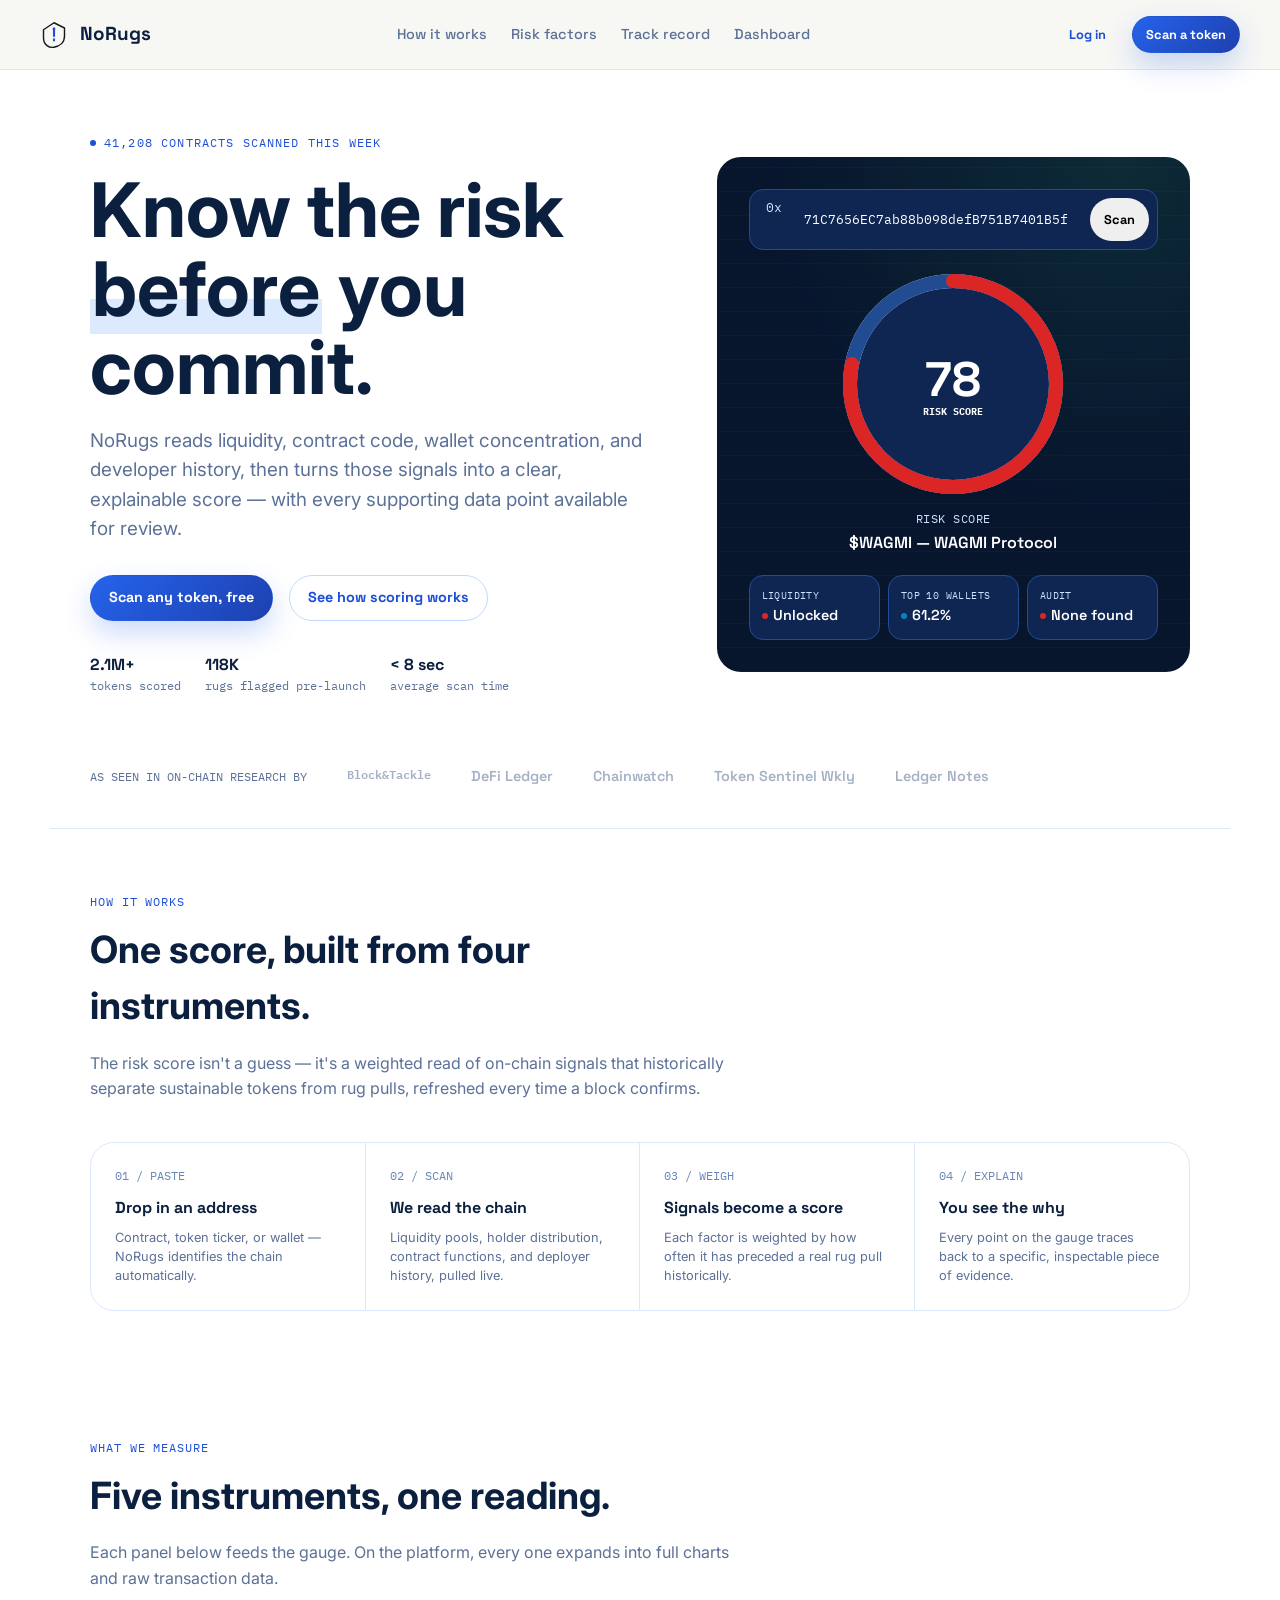
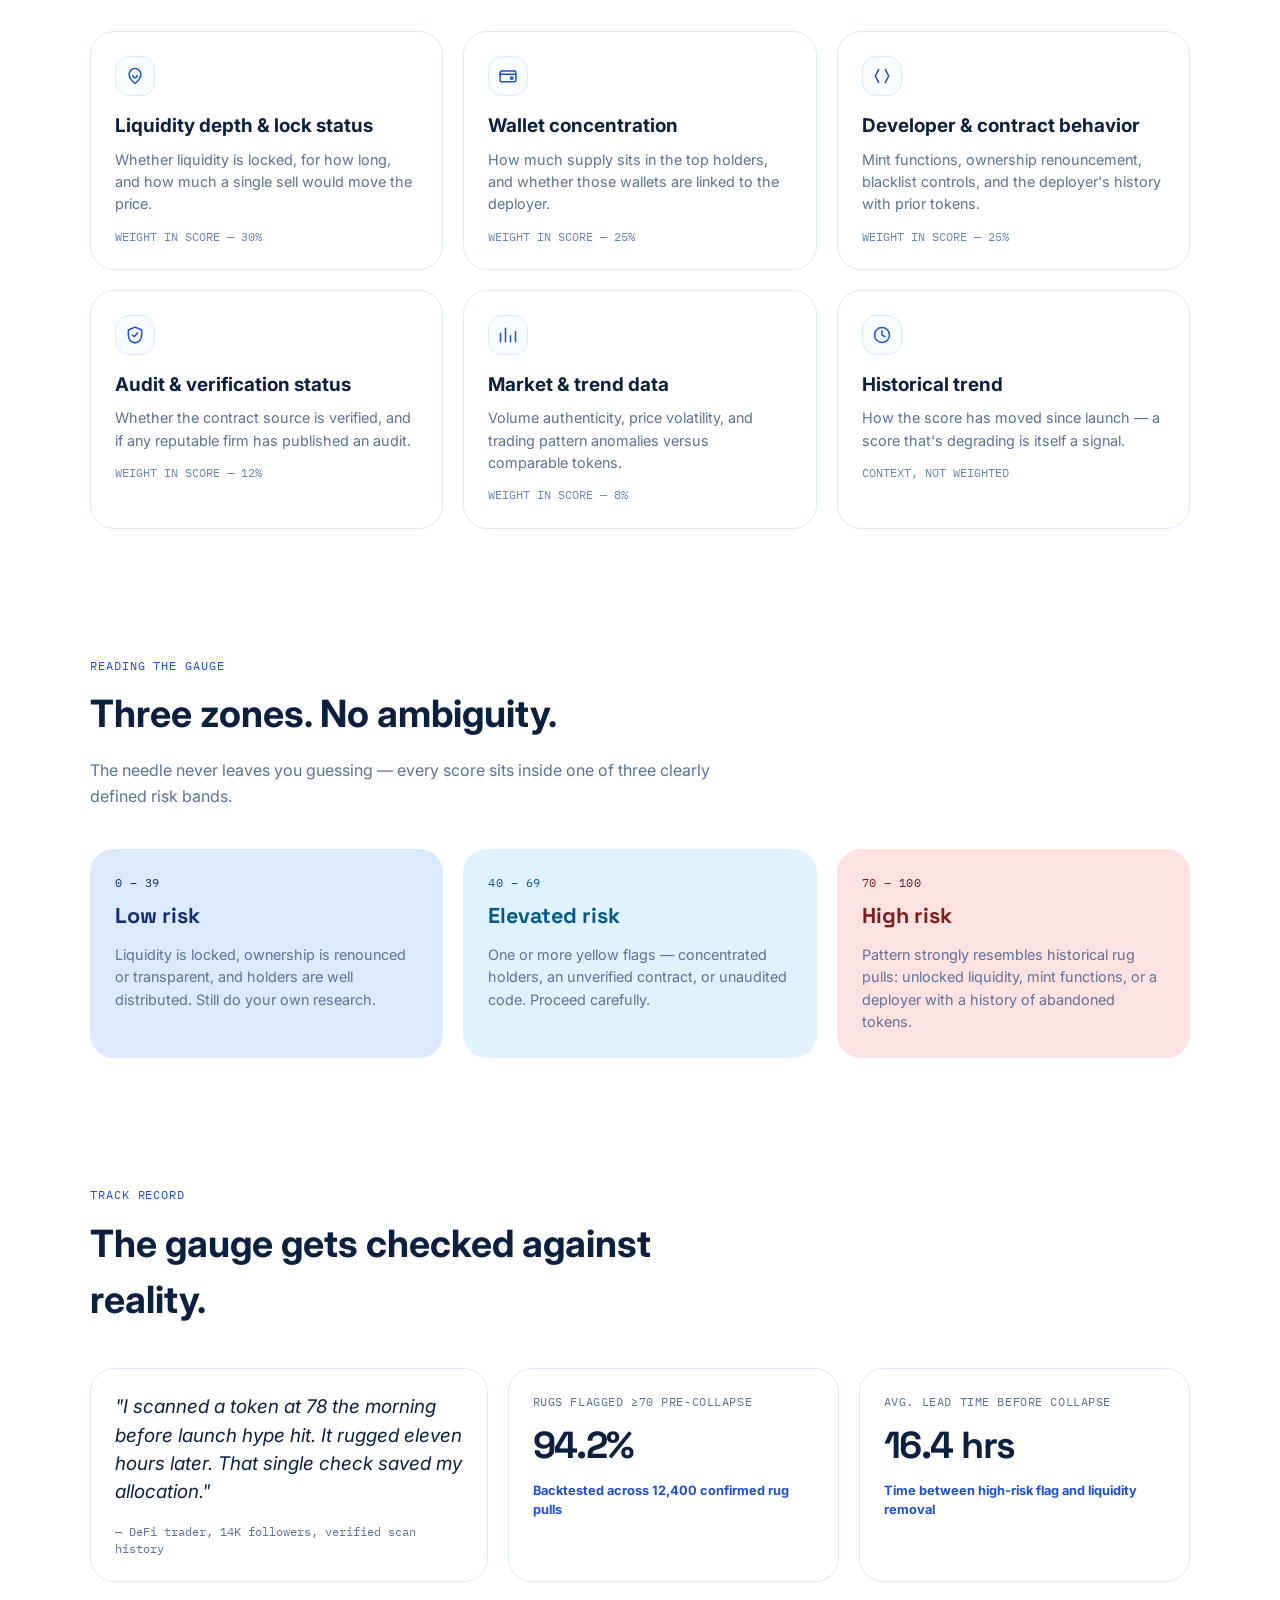
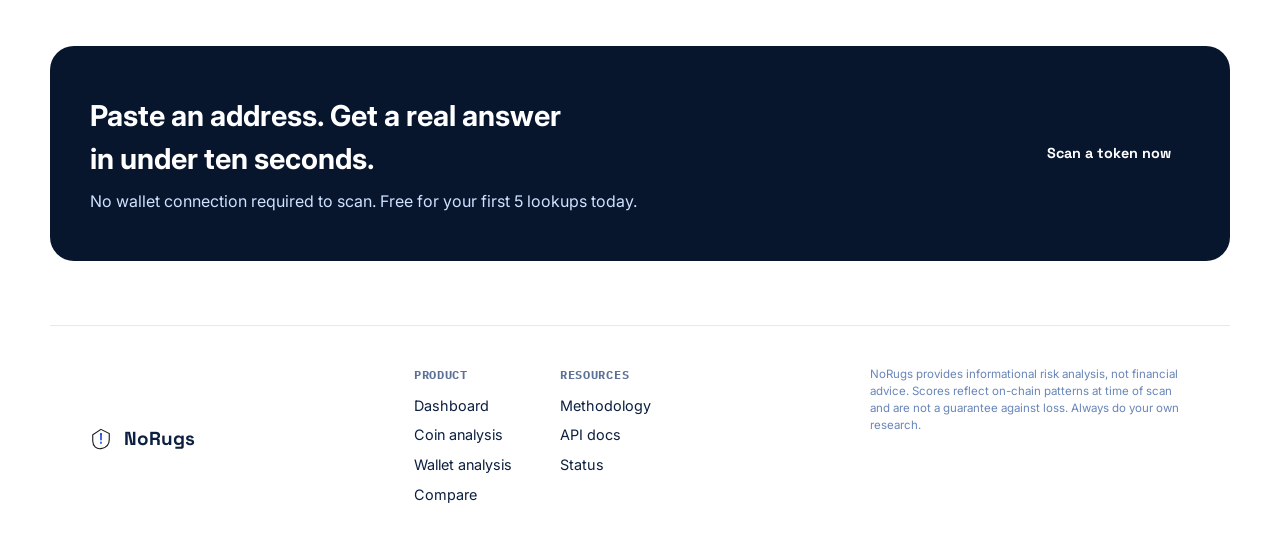
<file: NoRugs/frontend/index.html>
<!DOCTYPE html>
<html lang="en">
<head>
<meta charset="UTF-8" />
<meta name="viewport" content="width=device-width, initial-scale=1.0" />
<title>NoRugs — NoRugs — Crypto Risk Intelligence</title>
<link rel="preconnect" href="https://fonts.googleapis.com">
<link href="https://fonts.googleapis.com/css2?family=Inter:wght@400;500;600;700;800&family=Space+Grotesk:wght@500;600;700&family=IBM+Plex+Mono:wght@400;500;600&display=swap" rel="stylesheet">
<link rel="stylesheet" href="css/tokens.css" />
<link rel="stylesheet" href="css/components.css" />
<style>
  body { background: var(--paper-100); }

  .nav-public {
    position: sticky; top: 0; z-index: 50;
    display: flex; align-items: center; justify-content: space-between;
    padding: var(--sp-4) var(--sp-10);
    background: rgba(247,247,244,0.92);
    backdrop-filter: blur(8px);
    border-bottom: 1px solid var(--hairline);
  }
  .brand { display: flex; align-items: center; gap: var(--sp-3); }
  .brand-name { font-family: var(--font-display); font-weight: 700; font-size: var(--text-lg); }
  .nav-links { display: flex; gap: var(--sp-6); align-items: center; }
  .nav-links a { font-family: var(--font-display); font-size: var(--text-sm); font-weight: 500; color: var(--text-secondary); }
  .nav-links a:hover { color: var(--text-primary); }
  .nav-cta { display: flex; gap: var(--sp-3); align-items: center; }

  /* ---- Hero ---- */
  .hero {
    max-width: var(--content-max);
    margin: 0 auto;
    padding: var(--sp-16) var(--sp-10) var(--sp-12);
    display: grid;
    grid-template-columns: 1.1fr 0.9fr;
    gap: var(--sp-12);
    align-items: center;
  }
  .hero-eyebrow {
    font-family: var(--font-mono);
    font-size: var(--text-2xs);
    text-transform: uppercase; letter-spacing: 0.1em;
    color: var(--accent-700);
    display: flex; align-items: center; gap: var(--sp-2);
    margin-bottom: var(--sp-5);
  }
  .hero-eyebrow .dot { width: 6px; height: 6px; border-radius: 50%; background: var(--blue-700); animation: pulse 2.4s ease-in-out infinite; }
  @keyframes pulse { 0%,100%{opacity:1} 50%{opacity:0.35} }

  .hero h1 {
    font-size: var(--text-5xl);
    line-height: 1.04;
    max-width: 14ch;
    margin-bottom: var(--sp-5);
  }
  .hero h1 em {
    font-style: normal;
    background: linear-gradient(180deg, transparent 62%, var(--blue-100) 62%);
    padding: 0 2px;
  }
  .hero-sub {
    font-size: var(--text-lg);
    color: var(--text-secondary);
    max-width: 46ch;
    margin-bottom: var(--sp-8);
    line-height: 1.55;
  }
  .hero-actions { display: flex; gap: var(--sp-4); align-items: center; margin-bottom: var(--sp-8); }
  .hero-trust { display: flex; gap: var(--sp-6); font-family: var(--font-mono); font-size: var(--text-2xs); color: var(--text-secondary); }
  .hero-trust strong { color: var(--text-primary); font-size: var(--text-base); font-family: var(--font-display); display: block; }

  /* ---- Hero gauge demo card ---- */
  .scan-card {
    background: var(--ink-950);
    border-radius: var(--r-lg);
    padding: var(--sp-8);
    color: var(--text-on-dark);
    position: relative;
    overflow: hidden;
  }
  .scan-card::before {
    content: "";
    position: absolute; inset: 0;
    background:
      radial-gradient(circle at 85% 0%, rgba(46,154,102,0.16), transparent 55%),
      repeating-linear-gradient(0deg, rgba(255,255,255,0.025) 0px, rgba(255,255,255,0.025) 1px, transparent 1px, transparent 24px);
    pointer-events: none;
  }
  .scan-input-row {
    display: flex; gap: var(--sp-2);
    background: var(--ink-900);
    border: 1px solid var(--ink-700);
    border-radius: var(--r-md);
    padding: var(--sp-2) var(--sp-2) var(--sp-2) var(--sp-4);
    margin-bottom: var(--sp-6);
    position: relative; z-index: 1;
  }
  .scan-input-row input {
    flex: 1; background: transparent; border: none; outline: none;
    font-family: var(--font-mono); font-size: var(--text-xs); color: var(--text-on-dark);
  }
  .scan-input-row input::placeholder { color: var(--text-on-dark-secondary); }

  .scan-result { position: relative; z-index: 1; text-align: center; }
  .scan-gauge-wrap { display: flex; justify-content: center; margin: var(--sp-2) 0 var(--sp-4); }
  .scan-result svg text { fill: var(--text-on-dark) !important; }
  .scan-result svg .gauge-face { fill: var(--ink-900) !important; }
  .scan-result svg .gauge-inner-ring { stroke: var(--ink-700) !important; }
  .scan-result svg line { stroke: var(--text-on-dark-secondary) !important; }
  .scan-label { font-family: var(--font-mono); font-size: var(--text-2xs); color: var(--text-on-dark-secondary); letter-spacing: 0.04em; margin-bottom: var(--sp-1); }
  .scan-token { font-family: var(--font-display); font-weight: 600; font-size: var(--text-base); margin-bottom: var(--sp-5); }

  .scan-factors { display: grid; grid-template-columns: repeat(3, 1fr); gap: var(--sp-2); position: relative; z-index: 1; }
  .scan-factor {
    background: var(--ink-900);
    border: 1px solid var(--ink-700);
    border-radius: var(--r-md);
    padding: var(--sp-3);
    text-align: left;
  }
  .scan-factor .f-label { font-family: var(--font-mono); font-size: 10px; color: var(--text-on-dark-secondary); text-transform: uppercase; letter-spacing: 0.04em; }
  .scan-factor .f-val { font-family: var(--font-display); font-weight: 600; font-size: var(--text-sm); margin-top: 2px; display: flex; align-items: center; gap: 5px; }
  .f-flag { width: 6px; height: 6px; border-radius: 50%; flex: none; }

  /* ---- Logo strip ---- */
  .logo-strip {
    max-width: var(--content-max); margin: 0 auto;
    padding: var(--sp-6) var(--sp-10) var(--sp-10);
    display: flex; align-items: center; gap: var(--sp-10);
    border-bottom: 1px solid var(--hairline);
    color: var(--text-secondary);
  }
  .logo-strip span:first-child { font-family: var(--font-mono); font-size: var(--text-2xs); white-space: nowrap; }
  .logo-row { display: flex; gap: var(--sp-10); flex-wrap: wrap; font-family: var(--font-display); font-weight: 600; font-size: var(--text-sm); opacity: 0.55; }

  /* ---- Section shared ---- */
  .section { max-width: var(--content-max); margin: 0 auto; padding: var(--sp-16) var(--sp-10); }
  .section-head { max-width: 640px; margin-bottom: var(--sp-10); }
  .section-eyebrow { font-family: var(--font-mono); font-size: var(--text-2xs); text-transform: uppercase; letter-spacing: 0.08em; color: var(--accent-700); display: block; margin-bottom: var(--sp-3); }
  .section-head h2 { font-size: var(--text-3xl); margin-bottom: var(--sp-4); }
  .section-head p { color: var(--text-secondary); font-size: var(--text-base); line-height: 1.6; }

  /* ---- Factor grid (how scoring works) ---- */
  .factor-grid { display: grid; grid-template-columns: repeat(3, 1fr); gap: var(--sp-5); }
  .factor-card { background: var(--paper-100); border: 1px solid var(--hairline); border-radius: var(--r-lg); padding: var(--sp-6); }
  .factor-card .f-icon {
    width: 40px; height: 40px; border-radius: var(--r-md);
    display: flex; align-items: center; justify-content: center;
    margin-bottom: var(--sp-4); background: var(--paper-200); border: 1px solid var(--hairline);
  }
  .factor-card .f-icon svg { width: 20px; height: 20px; color: var(--accent-700); }
  .factor-card h3 { font-size: var(--text-lg); margin-bottom: var(--sp-2); }
  .factor-card p { color: var(--text-secondary); font-size: var(--text-sm); line-height: 1.55; }
  .factor-card .f-weight { font-family: var(--font-mono); font-size: var(--text-2xs); color: var(--ink-400); margin-top: var(--sp-3); display: block; }

  /* ---- Process strip ---- */
  .process-strip { display: grid; grid-template-columns: repeat(4, 1fr); gap: 0; border: 1px solid var(--hairline); border-radius: var(--r-lg); overflow: hidden; }
  .process-step { padding: var(--sp-6); border-right: 1px solid var(--hairline); position: relative; }
  .process-step:last-child { border-right: none; }
  .process-step .p-num { font-family: var(--font-mono); font-size: var(--text-2xs); color: var(--ink-400); display: block; margin-bottom: var(--sp-3); }
  .process-step h4 { font-size: var(--text-base); margin-bottom: var(--sp-2); font-family: var(--font-display); }
  .process-step p { font-size: var(--text-xs); color: var(--text-secondary); line-height: 1.5; }

  /* ---- Score legend band ---- */
  .legend-band { display: grid; grid-template-columns: repeat(3, 1fr); gap: var(--sp-5); }
  .legend-card { border-radius: var(--r-lg); padding: var(--sp-6); border: 1px solid var(--hairline); }
  .legend-card .l-range { font-family: var(--font-mono); font-size: var(--text-2xs); letter-spacing: 0.04em; }
  .legend-card .l-title { font-family: var(--font-display); font-size: var(--text-xl); font-weight: 700; margin: var(--sp-2) 0 var(--sp-3); }
  .legend-card p { font-size: var(--text-sm); color: var(--text-secondary); line-height: 1.55; }
  .legend-safe { background: var(--blue-100); border-color: transparent; }
  .legend-safe .l-range, .legend-safe .l-title { color: var(--risk-safe-900); }
  .legend-caution { background: var(--risk-caution-200); border-color: transparent; }
  .legend-caution .l-range, .legend-caution .l-title { color: var(--risk-caution-900); }
  .legend-danger { background: var(--risk-danger-200); border-color: transparent; }
  .legend-danger .l-range, .legend-danger .l-title { color: var(--risk-danger-900); }

  /* ---- Testimonial / proof ---- */
  .proof-grid { display: grid; grid-template-columns: 1.2fr 1fr 1fr; gap: var(--sp-5); }
  .proof-card { border: 1px solid var(--hairline); border-radius: var(--r-lg); padding: var(--sp-6); }
  .proof-quote { font-family: var(--font-body); font-style: italic; font-size: var(--text-lg); line-height: 1.5; margin-bottom: var(--sp-4); }
  .proof-byline { font-family: var(--font-mono); font-size: var(--text-2xs); color: var(--text-secondary); }
  .proof-stat .stat-value { font-size: var(--text-3xl); }

  /* ---- CTA band ---- */
  .cta-band {
    max-width: var(--content-max); margin: 0 auto var(--sp-16);
    padding: var(--sp-12) var(--sp-10);
    background: var(--ink-950); color: var(--text-on-dark);
    border-radius: var(--r-lg);
    display: flex; align-items: center; justify-content: space-between; gap: var(--sp-8);
  }
  .cta-band h2 { color: var(--text-on-dark); font-size: var(--text-2xl); max-width: 26ch; }
  .cta-band p { color: var(--text-on-dark-secondary); margin-top: var(--sp-2); }

  footer { max-width: var(--content-max); margin: 0 auto; padding: var(--sp-10); border-top: 1px solid var(--hairline); display: flex; justify-content: space-between; flex-wrap: wrap; gap: var(--sp-6); }
  .foot-cols { display: flex; gap: var(--sp-12); }
  .foot-col h5 { font-family: var(--font-mono); font-size: var(--text-2xs); text-transform: uppercase; letter-spacing: 0.06em; color: var(--text-secondary); margin-bottom: var(--sp-3); }
  .foot-col a { display: block; font-size: var(--text-sm); color: var(--text-primary); margin-bottom: var(--sp-2); }
  .foot-col a:hover { color: var(--accent); }
  .foot-disclaimer { font-size: var(--text-2xs); color: var(--ink-400); max-width: 320px; line-height: 1.5; }

  @media (max-width: 1024px) {
    .hero { grid-template-columns: 1fr; }
    .factor-grid, .legend-band, .proof-grid { grid-template-columns: 1fr; }
    .process-strip { grid-template-columns: 1fr 1fr; }
    .process-step:nth-child(2) { border-right: none; }
    .nav-links { display: none; }
  }
  @media (max-width: 640px) {
    .hero h1 { font-size: var(--text-3xl); }
    .nav-public { padding: var(--sp-3) var(--sp-5); }
    .section, .hero { padding: var(--sp-10) var(--sp-5); }
    .process-strip { grid-template-columns: 1fr; }
    .process-step { border-right: none; border-bottom: 1px solid var(--hairline); }
    .cta-band { flex-direction: column; text-align: center; padding: var(--sp-8) var(--sp-6); }
    .scan-factors { grid-template-columns: 1fr; }
  }
</style>
</head>
<body class="modern-blue-ui">

<nav class="nav-public">
  <div class="brand">
    <svg width="28" height="28" viewBox="0 0 32 32" fill="none">
      <path d="M16 2 28 8v9c0 8-6 12-12 13C10 31 4 27 4 19v-9z" stroke="#13181F" stroke-width="1.6"/>
      <path d="M16 9v8M16 21v1.2" stroke="#1D4ED8" stroke-width="2.4" stroke-linecap="round"/>
      <circle cx="16" cy="9" r="1.6" fill="#1D4ED8"/>
    </svg>
    <span class="brand-name">NoRugs</span>
  </div>
  <div class="nav-links">
    <a href="#how">How it works</a>
    <a href="#factors">Risk factors</a>
    <a href="#proof">Track record</a>
    <a href="dashboard.html">Dashboard</a>
  </div>
  <div class="nav-cta">
    <a href="dashboard.html" class="btn btn-ghost btn-sm">Log in</a>
    <a href="coin-analysis.html" class="btn btn-primary btn-sm">Scan a token</a>
  </div>
</nav>

<section class="hero">
  <div>
    <div class="hero-eyebrow"><span class="dot"></span> 41,208 contracts scanned this week</div>
    <h1>Know the risk <em>before</em> you commit.</h1>
    <p class="hero-sub">NoRugs reads liquidity, contract code, wallet concentration, and developer history, then turns those signals into a clear, explainable score — with every supporting data point available for review.</p>
    <div class="hero-actions">
      <a href="coin-analysis.html" class="btn btn-primary">Scan any token, free</a>
      <a href="#how" class="btn btn-outline">See how scoring works</a>
    </div>
    <div class="hero-trust">
      <div><strong>2.1M+</strong>tokens scored</div>
      <div><strong>118K</strong>rugs flagged pre-launch</div>
      <div><strong>&lt; 8 sec</strong>average scan time</div>
    </div>
  </div>

  <div class="scan-card">
    <div class="scan-input-row">
      <span class="mono" style="color:var(--text-on-dark-secondary); font-size: var(--text-xs);">0x</span>
      <input type="text" value="71C7656EC7ab88b098defB751B7401B5f6d8976" readonly aria-label="Example contract address" />
      <button class="btn btn-accent btn-sm">Scan</button>
    </div>
    <div class="scan-result">
      <div class="scan-gauge-wrap" id="hero-gauge"></div>
      <div class="scan-label">RISK SCORE</div>
      <div class="scan-token">$WAGMI — WAGMI Protocol</div>
      <div class="scan-factors">
        <div class="scan-factor"><div class="f-label">Liquidity</div><div class="f-val"><span class="f-flag" style="background:var(--risk-danger-700)"></span>Unlocked</div></div>
        <div class="scan-factor"><div class="f-label">Top 10 wallets</div><div class="f-val"><span class="f-flag" style="background:var(--risk-caution-700)"></span>61.2%</div></div>
        <div class="scan-factor"><div class="f-label">Audit</div><div class="f-val"><span class="f-flag" style="background:var(--risk-danger-700)"></span>None found</div></div>
      </div>
    </div>
  </div>
</section>

<div class="logo-strip">
  <span>AS SEEN IN ON-CHAIN RESEARCH BY</span>
  <div class="logo-row">
    <span>Block&amp;Tackle</span><span>DeFi Ledger</span><span>Chainwatch</span><span>Token Sentinel Wkly</span><span>Ledger Notes</span>
  </div>
</div>

<section class="section" id="how">
  <div class="section-head">
    <span class="section-eyebrow">How it works</span>
    <h2>One score, built from four instruments.</h2>
    <p>The risk score isn't a guess — it's a weighted read of on-chain signals that historically separate sustainable tokens from rug pulls, refreshed every time a block confirms.</p>
  </div>
  <div class="process-strip">
    <div class="process-step">
      <span class="p-num">01 / PASTE</span>
      <h4>Drop in an address</h4>
      <p>Contract, token ticker, or wallet — NoRugs identifies the chain automatically.</p>
    </div>
    <div class="process-step">
      <span class="p-num">02 / SCAN</span>
      <h4>We read the chain</h4>
      <p>Liquidity pools, holder distribution, contract functions, and deployer history, pulled live.</p>
    </div>
    <div class="process-step">
      <span class="p-num">03 / WEIGH</span>
      <h4>Signals become a score</h4>
      <p>Each factor is weighted by how often it has preceded a real rug pull historically.</p>
    </div>
    <div class="process-step">
      <span class="p-num">04 / EXPLAIN</span>
      <h4>You see the why</h4>
      <p>Every point on the gauge traces back to a specific, inspectable piece of evidence.</p>
    </div>
  </div>
</section>

<section class="section" id="factors">
  <div class="section-head">
    <span class="section-eyebrow">What we measure</span>
    <h2>Five instruments, one reading.</h2>
    <p>Each panel below feeds the gauge. On the platform, every one expands into full charts and raw transaction data.</p>
  </div>
  <div class="factor-grid">
    <div class="factor-card">
      <div class="f-icon"><svg viewBox="0 0 24 24" fill="none" stroke="currentColor" stroke-width="1.8" stroke-linecap="round" stroke-linejoin="round"><path d="M12 21c4-3 7-6.5 7-11a7 7 0 0 0-14 0c0 4.5 3 8 7 11z"/><path d="M9.5 11.5a2.5 2.5 0 0 0 5 0"/></svg></div>
      <h3>Liquidity depth &amp; lock status</h3>
      <p>Whether liquidity is locked, for how long, and how much a single sell would move the price.</p>
      <span class="f-weight">WEIGHT IN SCORE — 30%</span>
    </div>
    <div class="factor-card">
      <div class="f-icon"><svg viewBox="0 0 24 24" fill="none" stroke="currentColor" stroke-width="1.8" stroke-linecap="round" stroke-linejoin="round"><rect x="2.5" y="6" width="19" height="13" rx="2"/><path d="M2.5 10h19"/><circle cx="16.5" cy="14.5" r="1.4"/></svg></div>
      <h3>Wallet concentration</h3>
      <p>How much supply sits in the top holders, and whether those wallets are linked to the deployer.</p>
      <span class="f-weight">WEIGHT IN SCORE — 25%</span>
    </div>
    <div class="factor-card">
      <div class="f-icon"><svg viewBox="0 0 24 24" fill="none" stroke="currentColor" stroke-width="1.8" stroke-linecap="round" stroke-linejoin="round"><polyline points="8 4 4 12 8 20"/><polyline points="16 4 20 12 16 20"/></svg></div>
      <h3>Developer &amp; contract behavior</h3>
      <p>Mint functions, ownership renouncement, blacklist controls, and the deployer's history with prior tokens.</p>
      <span class="f-weight">WEIGHT IN SCORE — 25%</span>
    </div>
    <div class="factor-card">
      <div class="f-icon"><svg viewBox="0 0 24 24" fill="none" stroke="currentColor" stroke-width="1.8" stroke-linecap="round" stroke-linejoin="round"><path d="M12 2.5l8 3.5v6c0 5.5-4 8.5-8 9.5-4-1-8-4-8-9.5v-6z"/><path d="M9 12l2 2 4-4.5"/></svg></div>
      <h3>Audit &amp; verification status</h3>
      <p>Whether the contract source is verified, and if any reputable firm has published an audit.</p>
      <span class="f-weight">WEIGHT IN SCORE — 12%</span>
    </div>
    <div class="factor-card">
      <div class="f-icon"><svg viewBox="0 0 24 24" fill="none" stroke="currentColor" stroke-width="1.8" stroke-linecap="round" stroke-linejoin="round"><path d="M3 20V10M9 20V4M15 20v-7M21 20V8"/></svg></div>
      <h3>Market &amp; trend data</h3>
      <p>Volume authenticity, price volatility, and trading pattern anomalies versus comparable tokens.</p>
      <span class="f-weight">WEIGHT IN SCORE — 8%</span>
    </div>
    <div class="factor-card">
      <div class="f-icon"><svg viewBox="0 0 24 24" fill="none" stroke="currentColor" stroke-width="1.8" stroke-linecap="round" stroke-linejoin="round"><circle cx="12" cy="12" r="9"/><path d="M12 7v5l3.5 2"/></svg></div>
      <h3>Historical trend</h3>
      <p>How the score has moved since launch — a score that's degrading is itself a signal.</p>
      <span class="f-weight">CONTEXT, NOT WEIGHTED</span>
    </div>
  </div>
</section>

<section class="section">
  <div class="section-head">
    <span class="section-eyebrow">Reading the gauge</span>
    <h2>Three zones. No ambiguity.</h2>
    <p>The needle never leaves you guessing — every score sits inside one of three clearly defined risk bands.</p>
  </div>
  <div class="legend-band">
    <div class="legend-card legend-safe">
      <div class="l-range">0 – 39</div>
      <div class="l-title">Low risk</div>
      <p>Liquidity is locked, ownership is renounced or transparent, and holders are well distributed. Still do your own research.</p>
    </div>
    <div class="legend-card legend-caution">
      <div class="l-range">40 – 69</div>
      <div class="l-title">Elevated risk</div>
      <p>One or more yellow flags — concentrated holders, an unverified contract, or unaudited code. Proceed carefully.</p>
    </div>
    <div class="legend-card legend-danger">
      <div class="l-range">70 – 100</div>
      <div class="l-title">High risk</div>
      <p>Pattern strongly resembles historical rug pulls: unlocked liquidity, mint functions, or a deployer with a history of abandoned tokens.</p>
    </div>
  </div>
</section>

<section class="section" id="proof">
  <div class="section-head">
    <span class="section-eyebrow">Track record</span>
    <h2>The gauge gets checked against reality.</h2>
  </div>
  <div class="proof-grid">
    <div class="proof-card">
      <p class="proof-quote">"I scanned a token at 78 the morning before launch hype hit. It rugged eleven hours later. That single check saved my allocation."</p>
      <div class="proof-byline">— DeFi trader, 14K followers, verified scan history</div>
    </div>
    <div class="proof-card proof-stat">
      <div class="stat-block">
        <span class="stat-label">Rugs flagged ≥70 pre-collapse</span>
        <span class="stat-value">94.2%</span>
        <span class="stat-delta up">Backtested across 12,400 confirmed rug pulls</span>
      </div>
    </div>
    <div class="proof-card proof-stat">
      <div class="stat-block">
        <span class="stat-label">Avg. lead time before collapse</span>
        <span class="stat-value">16.4 hrs</span>
        <span class="stat-delta up">Time between high-risk flag and liquidity removal</span>
      </div>
    </div>
  </div>
</section>

<div class="cta-band">
  <div>
    <h2>Paste an address. Get a real answer in under ten seconds.</h2>
    <p>No wallet connection required to scan. Free for your first 5 lookups today.</p>
  </div>
  <a href="coin-analysis.html" class="btn btn-accent">Scan a token now</a>
</div>

<footer>
  <div class="brand">
    <svg width="22" height="22" viewBox="0 0 32 32" fill="none">
      <path d="M16 2 28 8v9c0 8-6 12-12 13C10 31 4 27 4 19v-9z" stroke="#13181F" stroke-width="1.6"/>
      <path d="M16 9v8M16 21v1.2" stroke="#1D4ED8" stroke-width="2.4" stroke-linecap="round"/>
      <circle cx="16" cy="9" r="1.6" fill="#1D4ED8"/>
    </svg>
    <span class="brand-name">NoRugs</span>
  </div>
  <div class="foot-cols">
    <div class="foot-col">
      <h5>Product</h5>
      <a href="dashboard.html">Dashboard</a>
      <a href="coin-analysis.html">Coin analysis</a>
      <a href="wallet-analysis.html">Wallet analysis</a>
      <a href="comparison.html">Compare</a>
    </div>
    <div class="foot-col">
      <h5>Resources</h5>
      <a href="#how">Methodology</a>
      <a href="#">API docs</a>
      <a href="#">Status</a>
    </div>
  </div>
  <p class="foot-disclaimer">NoRugs provides informational risk analysis, not financial advice. Scores reflect on-chain patterns at time of scan and are not a guarantee against loss. Always do your own research.</p>
</footer>

<script src="js/gauge.js"></script>
<script>
  NoRugsGauge.mountGauge(document.getElementById('hero-gauge'), 78, { size: 220 });
</script>
<script src="js/api.js"></script>
</body>
</html>
</file>
<file: NoRugs/frontend/css/tokens.css>
:root{
  --font-display:"Space Grotesk",Inter,system-ui,-apple-system,BlinkMacSystemFont,"Segoe UI",sans-serif;
  --font-body:Inter,system-ui,-apple-system,BlinkMacSystemFont,"Segoe UI",sans-serif;
  --font-mono:"IBM Plex Mono","SFMono-Regular",Consolas,monospace;
  --sp-1:4px;--sp-2:8px;--sp-3:12px;--sp-4:16px;--sp-5:20px;--sp-6:24px;--sp-7:28px;--sp-8:32px;--sp-10:40px;--sp-12:48px;--sp-16:64px;
  --text-3xs:.65rem;--text-2xs:.72rem;--text-xs:.8rem;--text-sm:.9rem;--text-base:1rem;--text-lg:1.18rem;--text-xl:1.35rem;--text-2xl:1.8rem;--text-3xl:2.35rem;--text-5xl:4.7rem;
  --r-sm:10px;--r-md:14px;--r-lg:24px;--r-xl:32px;
  --content-max:1180px;
  --blue-50:#eff6ff;--blue-100:#dbeafe;--blue-200:#bfdbfe;--blue-300:#93c5fd;--blue-400:#60a5fa;--blue-500:#3b82f6;--blue-600:#2563eb;--blue-700:#1d4ed8;--blue-800:#1e40af;--blue-900:#172554;--blue-950:#0b1220;
  --paper-100:#ffffff;--paper-200:#f8fbff;--paper-300:#e6efff;--paper-400:#d7e5fb;
  --ink-950:#07152d;--ink-900:#0f2552;--ink-800:#17376d;--ink-700:#224c91;--ink-400:#6886b8;--ink-300:#91a8cc;
  --text-primary:#0b1f3f;--text-secondary:#5c7197;--text-on-dark:#ffffff;--text-on-dark-secondary:#cfe2ff;
  --accent:#2563eb;--accent-700:#1d4ed8;--accent-900:#17327c;--hairline:#dce8fb;
  --risk-safe-200:#dbeafe;--risk-safe-700:#1d4ed8;--risk-safe-900:#123071;
  --risk-caution-200:#e0f2fe;--risk-caution-700:#0284c7;--risk-caution-900:#075985;
  --risk-danger-200:#fee2e2;--risk-danger-700:#dc2626;--risk-danger-900:#7f1d1d;
  --shadow-sm:0 8px 22px rgba(37,99,235,.08);--shadow-md:0 18px 45px rgba(15,37,82,.12);--shadow-lg:0 24px 80px rgba(15,37,82,.18);
}
*{box-sizing:border-box} html{scroll-behavior:smooth} body{margin:0;font-family:var(--font-body);background:linear-gradient(180deg,#f6faff 0%,#fff 42%);color:var(--text-primary);line-height:1.5} a{text-decoration:none;color:inherit} svg{display:block} h1,h2,h3,h4,h5,p{margin:0} input,button{font:inherit} button,a,.compare-slot,.chip,.panel,.watch-mini-card{transition:.2s ease}
.mono{font-family:var(--font-mono)}
</file>
<file: NoRugs/frontend/css/components.css>
.btn{display:inline-flex;align-items:center;justify-content:center;gap:8px;border-radius:999px;padding:11px 18px;border:1px solid transparent;font-weight:700;font-family:var(--font-display);font-size:var(--text-sm);cursor:pointer;white-space:nowrap}
.btn svg{width:17px;height:17px}.btn-primary{background:linear-gradient(135deg,var(--blue-600),var(--blue-800));color:#fff;box-shadow:0 12px 28px rgba(37,99,235,.24)}.btn-primary:hover{transform:translateY(-1px);box-shadow:0 18px 35px rgba(37,99,235,.30)}.btn-outline{background:#fff;color:var(--blue-700);border-color:var(--blue-200)}.btn-outline:hover{border-color:var(--blue-500);background:var(--blue-50)}.btn-ghost{background:transparent;color:var(--blue-700)}.btn-ghost:hover{background:var(--blue-50)}.btn-sm{padding:8px 13px;font-size:var(--text-xs)}.btn-block{width:100%}
.panel{background:rgba(255,255,255,.92);border:1px solid var(--hairline);border-radius:var(--r-lg);box-shadow:var(--shadow-sm);overflow:hidden}.panel:hover{box-shadow:var(--shadow-md);border-color:var(--blue-200)}.panel-head{display:flex;align-items:center;justify-content:space-between;gap:var(--sp-4);padding:var(--sp-5) var(--sp-6);border-bottom:1px solid var(--hairline);background:linear-gradient(180deg,#fff,#f8fbff)}.panel-title{font-family:var(--font-display);font-weight:800;font-size:var(--text-lg);letter-spacing:-.02em}.panel-title-sub,.section-label{font-family:var(--font-mono);font-size:var(--text-3xs);letter-spacing:.08em;text-transform:uppercase;color:var(--ink-400);font-weight:700}.panel-body{padding:var(--sp-6)}.panel-body.tight{padding:0}.grid{display:grid;gap:var(--sp-5)}.g-4{grid-template-columns:repeat(4,1fr)}
.stat-block{display:flex;flex-direction:column}.stat-label{font-family:var(--font-mono);font-size:var(--text-2xs);color:var(--text-secondary);text-transform:uppercase;letter-spacing:.05em}.stat-value{font-family:var(--font-display);font-size:var(--text-2xl);font-weight:800;letter-spacing:-.04em;margin-top:6px}.stat-delta{display:inline-flex;align-items:center;gap:5px;margin-top:8px;font-size:var(--text-xs);color:var(--text-secondary);font-weight:700}.stat-delta svg{width:14px;height:14px}.stat-delta.up{color:var(--blue-700)}.stat-delta.down{color:var(--risk-danger-700)}
.badge-pill{display:inline-flex;align-items:center;gap:7px;border-radius:999px;padding:6px 10px;font-family:var(--font-mono);font-size:var(--text-3xs);font-weight:700;text-transform:uppercase;letter-spacing:.04em}.badge-pill .dot{width:7px;height:7px;border-radius:50%;background:currentColor}.badge-safe{background:var(--blue-100);color:var(--blue-800)}.badge-caution{background:var(--risk-caution-200);color:var(--risk-caution-900)}.badge-danger{background:var(--risk-danger-200);color:var(--risk-danger-900)}.badge-neutral{background:var(--paper-300);color:var(--text-secondary)}
.data-table{width:100%;border-collapse:collapse}.data-table th{font-family:var(--font-mono);font-size:var(--text-3xs);text-transform:uppercase;letter-spacing:.07em;color:var(--ink-400);text-align:left;background:#f7fbff}.data-table th,.data-table td{padding:15px 18px;border-bottom:1px solid var(--hairline);vertical-align:middle}.data-table tr:hover td{background:var(--blue-50)}.cell-asset{display:flex;align-items:center;gap:12px}.cell-asset-icon{width:36px;height:36px;border-radius:13px;background:linear-gradient(135deg,var(--blue-100),#fff);border:1px solid var(--blue-200);display:flex;align-items:center;justify-content:center;color:var(--blue-800);font-family:var(--font-display);font-weight:800}.cell-asset-name{font-weight:800;font-family:var(--font-display)}.cell-asset-ticker{font-family:var(--font-mono);font-size:var(--text-3xs);color:var(--text-secondary)}.mini-score{display:inline-flex;align-items:center;gap:8px;font-family:var(--font-mono);font-size:var(--text-xs);font-weight:800}
.field label{display:block;font-family:var(--font-mono);font-size:var(--text-3xs);text-transform:uppercase;letter-spacing:.08em;color:var(--text-secondary);margin-bottom:8px}.field input,.field select,.new-rule-form input,.new-rule-form select,input[type=text]{border:1px solid var(--hairline);border-radius:14px;padding:12px 14px;background:#fff;color:var(--text-primary);outline:none}.field input:focus,input[type=text]:focus{border-color:var(--blue-500);box-shadow:0 0 0 4px rgba(37,99,235,.10)}
.switch{width:44px;height:24px;border-radius:999px;background:var(--paper-400);position:relative;flex:none}.switch::after{content:"";position:absolute;width:18px;height:18px;top:3px;left:3px;background:#fff;border-radius:50%;box-shadow:0 2px 8px rgba(0,0,0,.18);transition:.2s}.switch.on{background:linear-gradient(135deg,var(--blue-500),var(--blue-700))}.switch.on::after{left:23px}.change-up{color:var(--blue-700)!important}.change-down{color:var(--risk-danger-700)!important}
@media(max-width:1024px){.g-4{grid-template-columns:repeat(2,1fr)}}@media(max-width:640px){.g-4{grid-template-columns:1fr}.panel-head{align-items:flex-start;flex-direction:column}.data-table{min-width:760px}.panel-body.tight{overflow-x:auto}.btn{width:auto}.stat-value{font-size:var(--text-xl)}}
</file>
